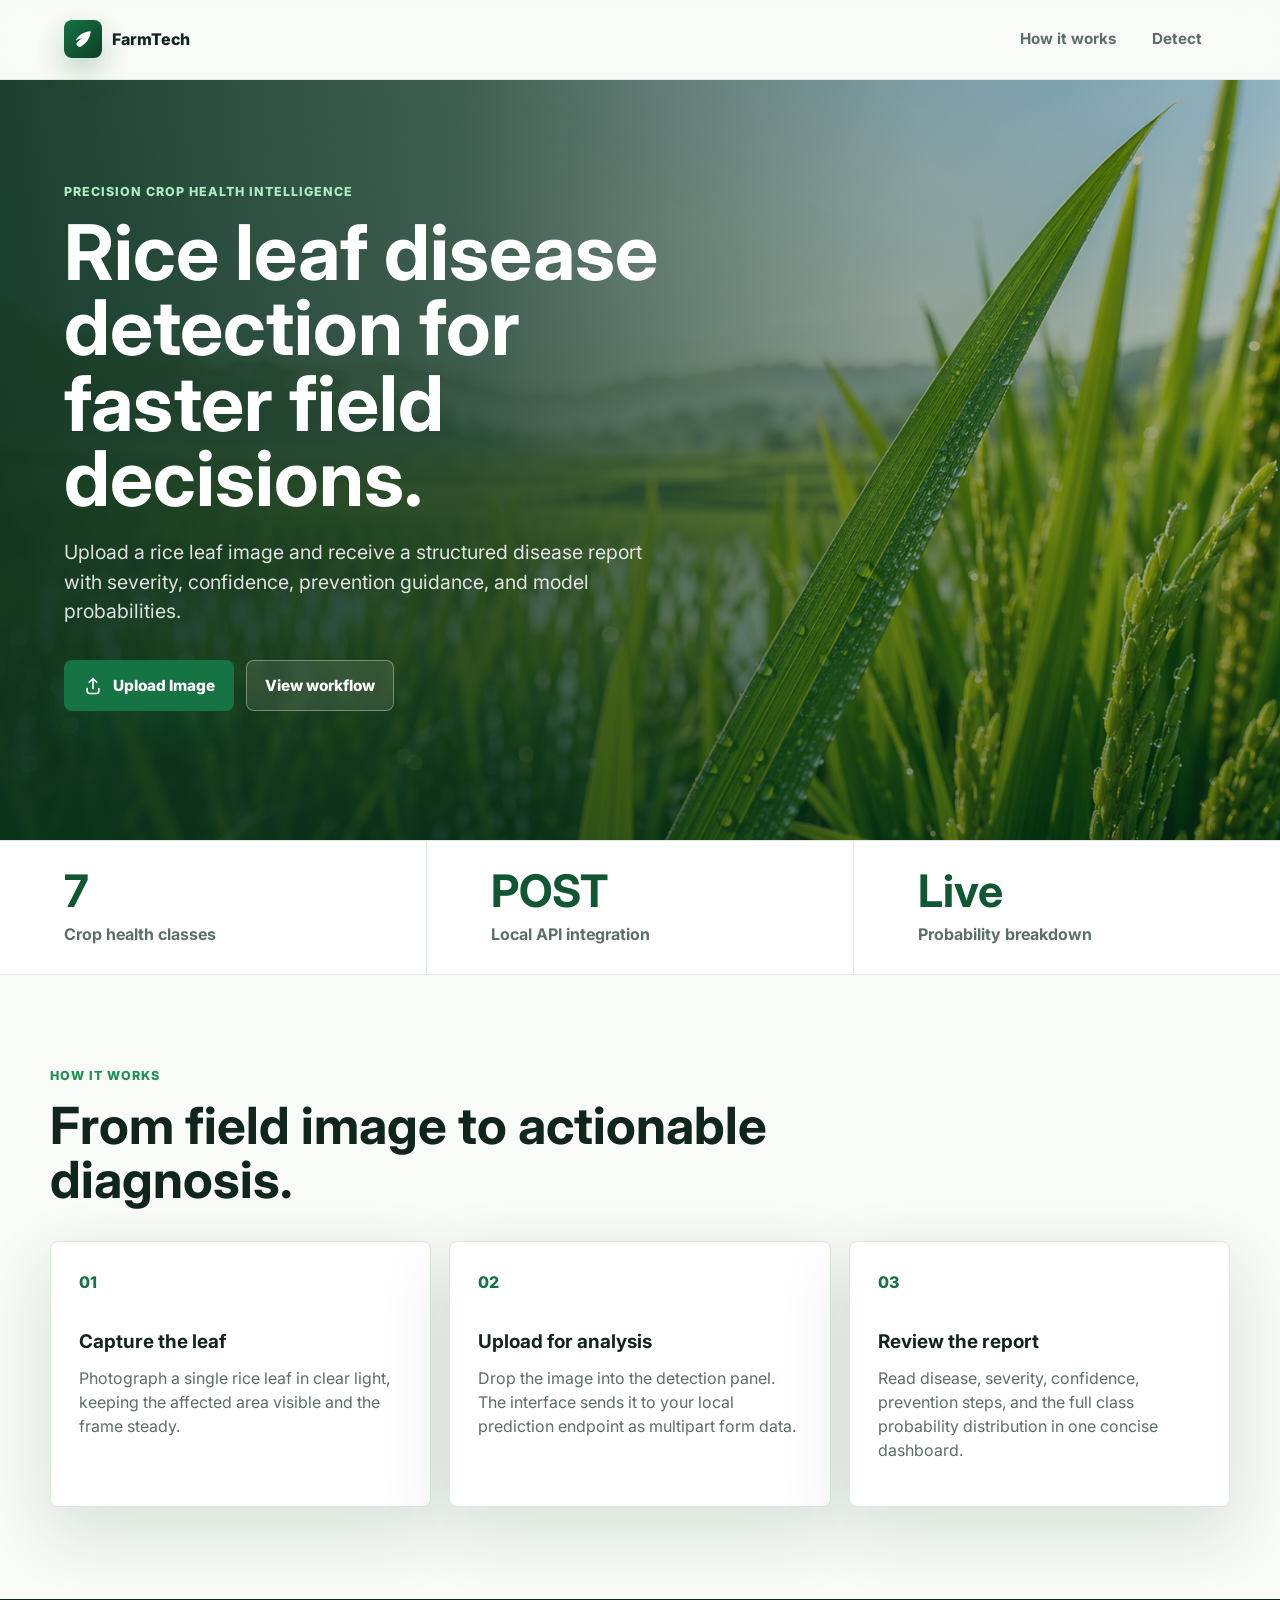
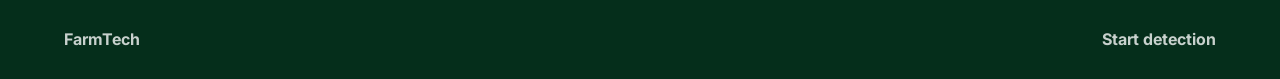
<file: build-a-professional-rice-leaf-disease/index.html>
<!DOCTYPE html>
<html lang="en">
  <head>
    <meta charset="UTF-8" />
    <meta name="viewport" content="width=device-width, initial-scale=1.0" />
    <title>FarmTech | Rice Leaf Disease Detection</title>
    <meta
      name="description"
      content="Professional rice leaf disease detection interface for fast crop health analysis."
    />
    <link rel="preconnect" href="https://fonts.googleapis.com" />
    <link rel="preconnect" href="https://fonts.gstatic.com" crossorigin />
    <link
      href="https://fonts.googleapis.com/css2?family=Inter:wght@400;500;600;700;800&display=swap"
      rel="stylesheet"
    />
    <link rel="stylesheet" href="styles.css" />
  </head>
  <body>
    <header class="site-header">
      <a class="brand" href="index.html" aria-label="FarmTech home">
        <span class="brand-mark" aria-hidden="true">
          <svg viewBox="0 0 24 24" role="img">
            <path d="M20.4 3.6C12.7 4.1 6.7 7.9 4 14.1c2.3-1.6 5-2.7 8-3.1-3.2 1.3-5.7 3.5-7.4 6.4.8 1.6 2 2.8 3.6 3.6 6.7-3.2 11.7-9.2 12.2-17.4Z" />
          </svg>
        </span>
        <span>FarmTech</span>
      </a>
      <nav class="nav-links" aria-label="Primary navigation">
        <a href="#how-it-works">How it works</a>
        <a href="detect.html">Detect</a>
      </nav>
    </header>

    <main>
      <section class="hero">
        <div class="hero-media" aria-hidden="true">
          <img src="assets/rice-hero.png" alt="" />
        </div>
        <div class="hero-overlay"></div>
        <div class="hero-content">
          <p class="eyebrow">Precision crop health intelligence</p>
          <h1>Rice leaf disease detection for faster field decisions.</h1>
          <p class="hero-copy">
            Upload a rice leaf image and receive a structured disease report with
            severity, confidence, prevention guidance, and model probabilities.
          </p>
          <div class="hero-actions">
            <a class="button button-primary" href="detect.html">
              <svg viewBox="0 0 24 24" aria-hidden="true">
                <path d="M12 3v12m0-12 4.5 4.5M12 3 7.5 7.5M5 15v3a3 3 0 0 0 3 3h8a3 3 0 0 0 3-3v-3" />
              </svg>
              Upload Image
            </a>
            <a class="button button-ghost" href="#how-it-works">View workflow</a>
          </div>
        </div>
      </section>

      <section class="metrics-strip" aria-label="Product highlights">
        <div>
          <strong>7</strong>
          <span>Crop health classes</span>
        </div>
        <div>
          <strong>POST</strong>
          <span>Local API integration</span>
        </div>
        <div>
          <strong>Live</strong>
          <span>Probability breakdown</span>
        </div>
      </section>

      <section class="section" id="how-it-works">
        <div class="section-heading">
          <p class="eyebrow">How it works</p>
          <h2>From field image to actionable diagnosis.</h2>
        </div>
        <div class="workflow-grid">
          <article class="workflow-card">
            <span class="step-number">01</span>
            <h3>Capture the leaf</h3>
            <p>
              Photograph a single rice leaf in clear light, keeping the affected
              area visible and the frame steady.
            </p>
          </article>
          <article class="workflow-card">
            <span class="step-number">02</span>
            <h3>Upload for analysis</h3>
            <p>
              Drop the image into the detection panel. The interface sends it to
              your local prediction endpoint as multipart form data.
            </p>
          </article>
          <article class="workflow-card">
            <span class="step-number">03</span>
            <h3>Review the report</h3>
            <p>
              Read disease, severity, confidence, prevention steps, and the full
              class probability distribution in one concise dashboard.
            </p>
          </article>
        </div>
      </section>
    </main>

    <footer class="site-footer">
      <p>FarmTech</p>
      <a href="detect.html">Start detection</a>
    </footer>
  </body>
</html>
</file>
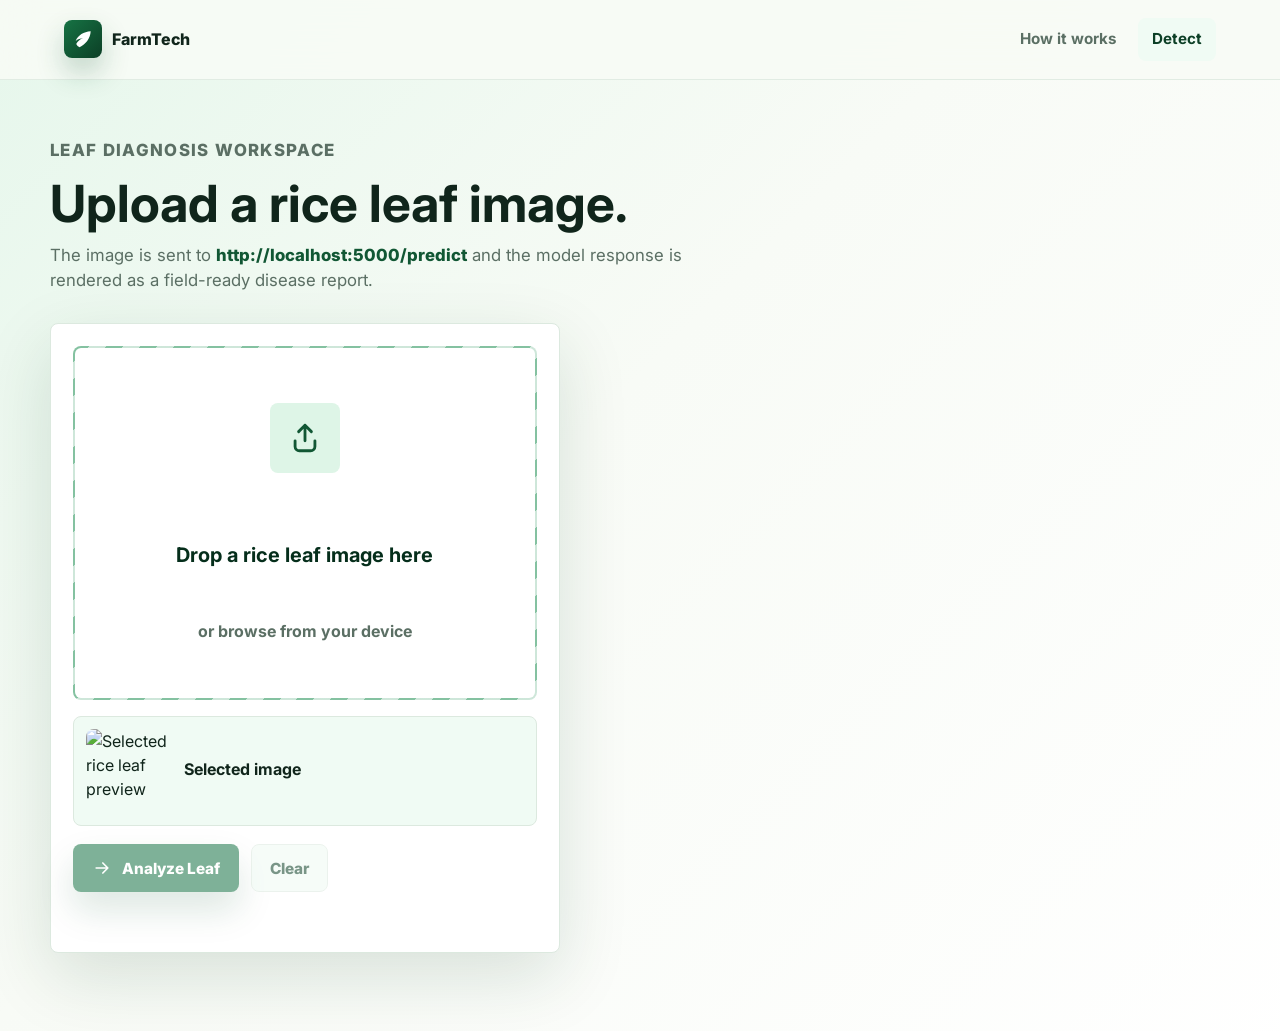
<file: build-a-professional-rice-leaf-disease/detect.html>
<!DOCTYPE html>
<html lang="en">
  <head>
    <meta charset="UTF-8" />
    <meta name="viewport" content="width=device-width, initial-scale=1.0" />
    <title>Detect Disease | FarmTech</title>
    <meta
      name="description"
      content="Upload a rice leaf image and display disease prediction results."
    />
    <link rel="preconnect" href="https://fonts.googleapis.com" />
    <link rel="preconnect" href="https://fonts.gstatic.com" crossorigin />
    <link
      href="https://fonts.googleapis.com/css2?family=Inter:wght@400;500;600;700;800&display=swap"
      rel="stylesheet"
    />
    <link rel="stylesheet" href="styles.css" />
  </head>
  <body class="detect-page">
    <header class="site-header">
      <a class="brand" href="index.html" aria-label="FarmTech home">
        <span class="brand-mark" aria-hidden="true">
          <svg viewBox="0 0 24 24" role="img">
            <path d="M20.4 3.6C12.7 4.1 6.7 7.9 4 14.1c2.3-1.6 5-2.7 8-3.1-3.2 1.3-5.7 3.5-7.4 6.4.8 1.6 2 2.8 3.6 3.6 6.7-3.2 11.7-9.2 12.2-17.4Z" />
          </svg>
        </span>
        <span>FarmTech</span>
      </a>
      <nav class="nav-links" aria-label="Primary navigation">
        <a href="index.html#how-it-works">How it works</a>
        <a class="active" href="detect.html">Detect</a>
      </nav>
    </header>

    <main class="detect-main">
      <section class="page-intro">
        <p class="eyebrow">Leaf diagnosis workspace</p>
        <h1>Upload a rice leaf image.</h1>
        <p>
          The image is sent to <span>http://localhost:5000/predict</span> and the
          model response is rendered as a field-ready disease report.
        </p>
      </section>

      <section class="detect-layout" aria-label="Detection workspace">
        <form class="upload-panel" id="uploadForm">
          <input id="imageInput" name="image" type="file" accept="image/*" hidden />
          <label class="dropzone" id="dropzone" for="imageInput" tabindex="0">
            <span class="upload-icon" aria-hidden="true">
              <svg viewBox="0 0 24 24">
                <path d="M12 3v11m0-11 4.5 4.5M12 3 7.5 7.5M5 14v4a3 3 0 0 0 3 3h8a3 3 0 0 0 3-3v-4" />
              </svg>
            </span>
            <strong>Drop a rice leaf image here</strong>
            <span>or browse from your device</span>
          </label>

          <div class="preview-wrap" id="previewWrap" hidden>
            <img id="previewImage" alt="Selected rice leaf preview" />
            <div>
              <strong id="fileName">Selected image</strong>
              <span id="fileSize"></span>
            </div>
          </div>

          <div class="form-actions">
            <button class="button button-primary" id="submitButton" type="submit" disabled>
              <svg viewBox="0 0 24 24" aria-hidden="true">
                <path d="M5 12h14m-6-6 6 6-6 6" />
              </svg>
              Analyze Leaf
            </button>
            <button class="button button-soft" id="resetButton" type="button" disabled>
              Clear
            </button>
          </div>
          <p class="status-message" id="statusMessage" role="status" aria-live="polite"></p>
        </form>

        <aside class="results-panel" id="resultsPanel" hidden>
          <div class="result-topline">
            <div>
              <p class="eyebrow">Detected disease</p>
              <h2 id="diseaseName">Blast</h2>
            </div>
            <span class="severity-badge" id="severityBadge">High</span>
          </div>

          <div class="confidence-block">
            <div class="confidence-label">
              <span>Confidence</span>
              <strong id="confidenceValue">81.1%</strong>
            </div>
            <div class="progress-track" aria-hidden="true">
              <span id="confidenceBar"></span>
            </div>
          </div>

          <div class="results-section">
            <h3>Prevention steps</h3>
            <ol class="prevention-list" id="preventionList"></ol>
          </div>

          <div class="results-section">
            <h3>Class probabilities</h3>
            <div class="probability-chart" id="probabilityChart"></div>
          </div>
        </aside>
      </section>
    </main>

    <script src="script.js?v=3"></script>
  </body>
</html>
</file>
<file: build-a-professional-rice-leaf-disease/styles.css>
:root {
  --ink: #10251b;
  --muted: #5b6f64;
  --green-950: #052e1b;
  --green-900: #0c3f26;
  --green-800: #115734;
  --green-700: #167344;
  --green-600: #1f8f53;
  --green-100: #def5e7;
  --green-50: #f0fbf4;
  --white: #ffffff;
  --surface: #f8fbf6;
  --line: #dce9df;
  --yellow: #f2b84b;
  --yellow-soft: #fff4cf;
  --red: #dc4b3e;
  --red-soft: #ffe5e1;
  --shadow: 0 24px 70px rgba(14, 65, 38, 0.14);
  --radius: 8px;
}

* {
  box-sizing: border-box;
}

html {
  scroll-behavior: smooth;
}

body {
  margin: 0;
  color: var(--ink);
  background: var(--surface);
  font-family: "Inter", Arial, sans-serif;
  line-height: 1.5;
}

img,
svg {
  display: block;
}

a {
  color: inherit;
  text-decoration: none;
}

.site-header {
  position: sticky;
  top: 0;
  z-index: 20;
  display: flex;
  align-items: center;
  justify-content: space-between;
  gap: 24px;
  width: 100%;
  padding: 18px clamp(20px, 5vw, 72px);
  background: rgba(248, 251, 246, 0.9);
  border-bottom: 1px solid rgba(220, 233, 223, 0.8);
  backdrop-filter: blur(18px);
}

.brand {
  display: inline-flex;
  align-items: center;
  gap: 10px;
  font-weight: 800;
  letter-spacing: 0;
}

.brand-mark {
  display: grid;
  place-items: center;
  width: 38px;
  height: 38px;
  color: var(--white);
  background: linear-gradient(135deg, var(--green-700), var(--green-900));
  border-radius: 8px;
  box-shadow: 0 14px 28px rgba(17, 87, 52, 0.24);
}

.brand-mark svg {
  width: 22px;
  height: 22px;
  fill: currentColor;
}

.nav-links {
  display: flex;
  align-items: center;
  gap: 8px;
}

.nav-links a {
  padding: 10px 14px;
  color: var(--muted);
  font-size: 0.95rem;
  font-weight: 700;
  border-radius: 8px;
  transition: color 180ms ease, background 180ms ease;
}

.nav-links a:hover,
.nav-links a.active {
  color: var(--green-900);
  background: var(--green-50);
}

.hero {
  position: relative;
  min-height: min(760px, calc(100vh - 64px));
  overflow: hidden;
  isolation: isolate;
}

.hero-media,
.hero-media img,
.hero-overlay {
  position: absolute;
  inset: 0;
}

.hero-media img {
  width: 100%;
  height: 100%;
  object-fit: cover;
}

.hero-overlay {
  z-index: 1;
  background:
    linear-gradient(90deg, rgba(5, 46, 27, 0.9) 0%, rgba(5, 46, 27, 0.72) 36%, rgba(5, 46, 27, 0.28) 72%, rgba(5, 46, 27, 0.14) 100%),
    linear-gradient(180deg, rgba(5, 46, 27, 0.1), rgba(5, 46, 27, 0.4));
}

.hero-content {
  position: relative;
  z-index: 2;
  display: flex;
  flex-direction: column;
  justify-content: center;
  width: min(720px, calc(100% - 40px));
  min-height: min(760px, calc(100vh - 64px));
  padding: 78px 0 104px clamp(20px, 5vw, 72px);
  color: var(--white);
}

.eyebrow {
  margin: 0 0 14px;
  color: var(--green-600);
  font-size: 0.78rem;
  font-weight: 800;
  letter-spacing: 0.08em;
  text-transform: uppercase;
}

.hero .eyebrow {
  color: #a9efc3;
}

h1,
h2,
h3,
p {
  margin-top: 0;
}

.hero h1 {
  max-width: 680px;
  margin-bottom: 22px;
  font-size: clamp(2.65rem, 6vw, 5.7rem);
  line-height: 0.98;
  letter-spacing: 0;
}

.hero-copy {
  max-width: 620px;
  margin-bottom: 34px;
  color: rgba(255, 255, 255, 0.86);
  font-size: clamp(1rem, 1.7vw, 1.22rem);
}

.hero-actions,
.form-actions {
  display: flex;
  flex-wrap: wrap;
  align-items: center;
  gap: 12px;
}

.button {
  display: inline-flex;
  align-items: center;
  justify-content: center;
  gap: 10px;
  min-height: 48px;
  padding: 13px 18px;
  border: 1px solid transparent;
  border-radius: 8px;
  font-family: inherit;
  font-size: 0.96rem;
  font-weight: 800;
  cursor: pointer;
  transition: transform 180ms ease, box-shadow 180ms ease, background 180ms ease, border-color 180ms ease;
}

.button svg {
  width: 20px;
  height: 20px;
  fill: none;
  stroke: currentColor;
  stroke-linecap: round;
  stroke-linejoin: round;
  stroke-width: 2;
}

.button:hover {
  transform: translateY(-2px);
}

.button:disabled {
  cursor: not-allowed;
  opacity: 0.55;
  transform: none;
}

.button-primary {
  color: var(--white);
  background: var(--green-700);
  box-shadow: 0 18px 36px rgba(17, 87, 52, 0.26);
}

.button-primary:hover {
  background: var(--green-800);
}

.button-ghost {
  color: var(--white);
  border-color: rgba(255, 255, 255, 0.34);
  background: rgba(255, 255, 255, 0.1);
  backdrop-filter: blur(8px);
}

.button-soft {
  color: var(--green-900);
  background: var(--green-50);
  border-color: var(--line);
}

.metrics-strip {
  display: grid;
  grid-template-columns: repeat(3, 1fr);
  gap: 1px;
  background: var(--line);
  border-top: 1px solid var(--line);
  border-bottom: 1px solid var(--line);
}

.metrics-strip div {
  padding: 28px clamp(20px, 5vw, 72px);
  background: var(--white);
}

.metrics-strip strong {
  display: block;
  color: var(--green-800);
  font-size: clamp(1.8rem, 4vw, 2.8rem);
  line-height: 1;
}

.metrics-strip span {
  display: block;
  margin-top: 8px;
  color: var(--muted);
  font-weight: 700;
}

.section,
.detect-main {
  width: min(1180px, calc(100% - 40px));
  margin: 0 auto;
}

.section {
  padding: 92px 0;
}

.section-heading {
  max-width: 720px;
  margin-bottom: 34px;
}

.section-heading h2,
.page-intro h1 {
  margin-bottom: 12px;
  font-size: clamp(2rem, 4vw, 3.25rem);
  line-height: 1.05;
  letter-spacing: 0;
}

.workflow-grid {
  display: grid;
  grid-template-columns: repeat(3, 1fr);
  gap: 18px;
}

.workflow-card,
.upload-panel,
.results-panel {
  background: var(--white);
  border: 1px solid var(--line);
  border-radius: var(--radius);
  box-shadow: var(--shadow);
}

.workflow-card {
  padding: 28px;
  transition: transform 220ms ease, border-color 220ms ease;
}

.workflow-card:hover {
  transform: translateY(-4px);
  border-color: rgba(31, 143, 83, 0.35);
}

.step-number {
  display: inline-flex;
  margin-bottom: 34px;
  color: var(--green-700);
  font-weight: 800;
}

.workflow-card h3 {
  margin-bottom: 10px;
  font-size: 1.18rem;
}

.workflow-card p,
.page-intro p {
  color: var(--muted);
}

.site-footer {
  display: flex;
  justify-content: space-between;
  gap: 20px;
  padding: 28px clamp(20px, 5vw, 72px);
  color: var(--muted);
  background: var(--green-950);
}

.site-footer p,
.site-footer a {
  margin: 0;
  color: rgba(255, 255, 255, 0.78);
  font-weight: 700;
}

.detect-page {
  min-height: 100vh;
  background:
    linear-gradient(135deg, rgba(222, 245, 231, 0.7), rgba(248, 251, 246, 0.92) 44%, rgba(255, 255, 255, 0.95)),
    var(--surface);
}

.detect-main {
  padding: 58px 0 78px;
}

.page-intro {
  max-width: 770px;
  margin-bottom: 30px;
}

.page-intro p {
  max-width: 660px;
  font-size: 1.05rem;
}

.page-intro span {
  color: var(--green-800);
  font-weight: 800;
}

.detect-layout {
  display: grid;
  grid-template-columns: minmax(0, 0.88fr) minmax(360px, 1.12fr);
  gap: 22px;
  align-items: start;
}

.upload-panel,
.results-panel {
  padding: 22px;
}

.dropzone {
  display: grid;
  place-items: center;
  min-height: 354px;
  padding: 30px;
  text-align: center;
  background:
    linear-gradient(var(--white), var(--white)) padding-box,
    repeating-linear-gradient(135deg, rgba(31, 143, 83, 0.55) 0 12px, rgba(31, 143, 83, 0.22) 12px 24px) border-box;
  border: 2px dashed transparent;
  border-radius: 8px;
  cursor: pointer;
  transition: transform 180ms ease, background 180ms ease, box-shadow 180ms ease;
}

.dropzone strong {
  margin-top: 18px;
  color: var(--green-950);
  font-size: 1.25rem;
}

.dropzone span:last-child {
  color: var(--muted);
  font-weight: 700;
}

.dropzone:hover,
.dropzone.dragover,
.dropzone:focus-visible {
  background:
    linear-gradient(var(--green-50), var(--green-50)) padding-box,
    repeating-linear-gradient(135deg, rgba(31, 143, 83, 0.75) 0 12px, rgba(31, 143, 83, 0.32) 12px 24px) border-box;
  box-shadow: inset 0 0 0 1px rgba(31, 143, 83, 0.18);
  outline: none;
  transform: translateY(-2px);
}

.upload-icon {
  display: grid;
  place-items: center;
  width: 70px;
  height: 70px;
  color: var(--green-800);
  background: var(--green-100);
  border-radius: 8px;
}

.upload-icon svg {
  width: 34px;
  height: 34px;
  fill: none;
  stroke: currentColor;
  stroke-linecap: round;
  stroke-linejoin: round;
  stroke-width: 2;
}

.preview-wrap {
  display: grid;
  grid-template-columns: 84px 1fr;
  gap: 14px;
  align-items: center;
  margin-top: 16px;
  padding: 12px;
  background: var(--green-50);
  border: 1px solid var(--line);
  border-radius: 8px;
}

.preview-wrap img {
  width: 84px;
  height: 84px;
  object-fit: cover;
  border-radius: 8px;
}

.preview-wrap strong,
.preview-wrap span {
  display: block;
}

.preview-wrap strong {
  overflow-wrap: anywhere;
}

.preview-wrap span {
  margin-top: 4px;
  color: var(--muted);
  font-size: 0.9rem;
  font-weight: 700;
}

.form-actions {
  margin-top: 18px;
}

.status-message {
  min-height: 24px;
  margin: 14px 0 0;
  color: var(--muted);
  font-size: 0.94rem;
  font-weight: 700;
}

.status-message.error {
  color: var(--red);
}

.results-panel {
  animation: riseIn 360ms ease both;
}

.result-topline {
  display: flex;
  align-items: flex-start;
  justify-content: space-between;
  gap: 18px;
  padding-bottom: 20px;
  border-bottom: 1px solid var(--line);
}

.result-topline h2 {
  margin: 0;
  font-size: clamp(2rem, 4vw, 3.1rem);
  line-height: 1;
  text-transform: capitalize;
}

.severity-badge {
  flex: 0 0 auto;
  padding: 8px 12px;
  color: var(--green-900);
  background: var(--green-100);
  border: 1px solid rgba(31, 143, 83, 0.24);
  border-radius: 999px;
  font-size: 0.86rem;
  font-weight: 900;
}

.severity-badge.medium {
  color: #7a4d00;
  background: var(--yellow-soft);
  border-color: rgba(242, 184, 75, 0.45);
}

.severity-badge.high {
  color: #8b1f16;
  background: var(--red-soft);
  border-color: rgba(220, 75, 62, 0.35);
}

.confidence-block {
  padding: 22px 0;
}

.confidence-label {
  display: flex;
  align-items: center;
  justify-content: space-between;
  gap: 16px;
}

.confidence-label {
  margin-bottom: 10px;
  color: var(--muted);
  font-weight: 800;
}

.confidence-label strong {
  color: var(--green-900);
  font-size: 1.3rem;
}

.progress-track,
.probability-track {
  overflow: hidden;
  width: 100%;
  height: 12px;
  background: #e8f0eb;
  border-radius: 999px;
}

.progress-track span,
.probability-track span {
  display: block;
  width: 0%;
  height: 100%;
  background: linear-gradient(90deg, var(--green-600), var(--green-800));
  border-radius: inherit;
  transition: width 700ms cubic-bezier(0.2, 0.9, 0.2, 1);
}

.results-section {
  padding-top: 22px;
  border-top: 1px solid var(--line);
}

.results-section + .results-section {
  margin-top: 22px;
}

.results-section h3 {
  margin-bottom: 14px;
  font-size: 1rem;
}

.prevention-list {
  display: grid;
  gap: 10px;
  margin: 0;
  padding-left: 23px;
  color: var(--muted);
}

.prevention-list li::marker {
  color: var(--green-700);
  font-weight: 900;
}

.probability-chart {
  display: grid;
  gap: 13px;
}

.probability-item {
  display: grid;
  grid-template-columns: minmax(90px, 150px) 1fr minmax(52px, auto);
  gap: 12px;
  align-items: center;
}

.probability-name,
.probability-value {
  color: var(--muted);
  font-size: 0.9rem;
  font-weight: 800;
}

.probability-name {
  color: var(--ink);
  text-transform: capitalize;
}

@keyframes riseIn {
  from {
    opacity: 0;
    transform: translateY(10px);
  }
  to {
    opacity: 1;
    transform: translateY(0);
  }
}

@media (max-width: 900px) {
  .site-header {
    padding-inline: 20px;
  }

  .hero {
    min-height: auto;
  }

  .hero-content {
    width: min(720px, calc(100% - 40px));
    min-height: 620px;
    padding: 70px 0 88px 20px;
  }

  .hero-overlay {
    background:
      linear-gradient(90deg, rgba(5, 46, 27, 0.91), rgba(5, 46, 27, 0.56)),
      linear-gradient(180deg, rgba(5, 46, 27, 0.16), rgba(5, 46, 27, 0.56));
  }

  .workflow-grid,
  .detect-layout {
    grid-template-columns: 1fr;
  }

  .metrics-strip {
    grid-template-columns: 1fr;
  }

  .metrics-strip div {
    padding: 24px 20px;
  }
}

@media (max-width: 620px) {
  .site-header,
  .site-footer {
    align-items: flex-start;
    flex-direction: column;
  }

  .nav-links {
    width: 100%;
  }

  .nav-links a {
    flex: 1;
    text-align: center;
  }

  .hero-content {
    width: min(100% - 32px, 720px);
    min-height: 590px;
    padding-left: 16px;
  }

  .hero-actions,
  .form-actions {
    align-items: stretch;
    flex-direction: column;
  }

  .button {
    width: 100%;
  }

  .section,
  .detect-main {
    width: min(100% - 32px, 1180px);
  }

  .section {
    padding: 64px 0;
  }

  .upload-panel,
  .results-panel {
    padding: 16px;
  }

  .dropzone {
    min-height: 290px;
    padding: 22px;
  }

  .result-topline {
    flex-direction: column;
  }

  .probability-item {
    grid-template-columns: 1fr minmax(48px, auto);
  }

  .probability-track {
    grid-column: 1 / -1;
    grid-row: 2;
  }
}
</file>
